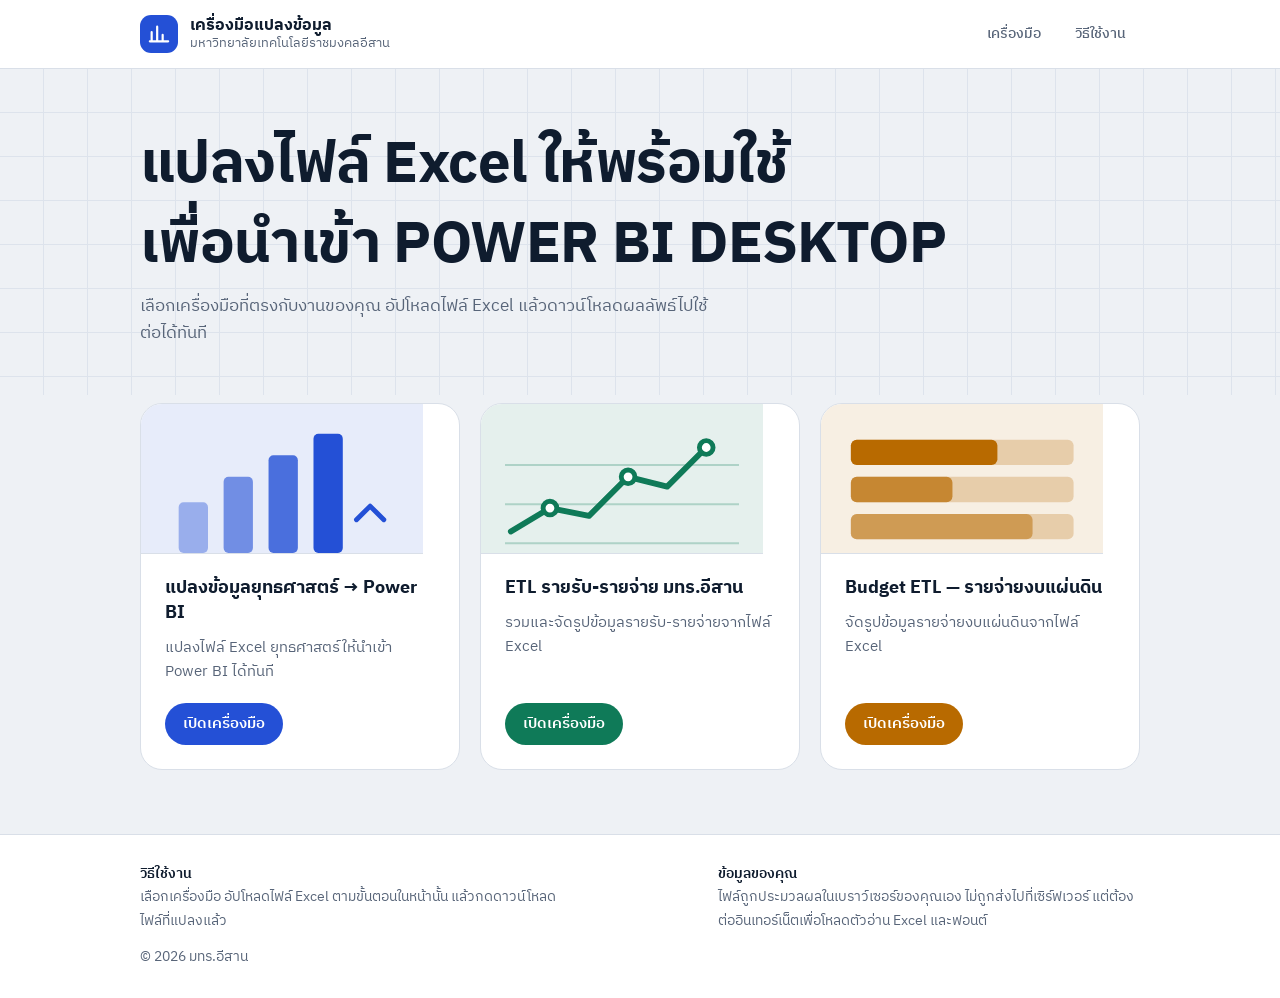
<file: index.html>
<!DOCTYPE html>
<html lang="th">
<head>
<meta charset="UTF-8">
<meta name="viewport" content="width=device-width, initial-scale=1, viewport-fit=cover">
<title>เครื่องมือแปลงข้อมูล มทร.อีสาน</title>
<link rel="preconnect" href="https://fonts.googleapis.com">
<link href="https://fonts.googleapis.com/css2?family=IBM+Plex+Sans+Thai:wght@400;500;600;700&display=swap" rel="stylesheet">
<link rel="stylesheet" href="css/portal.css">
</head>
<body>
<div id="home">
  <header class="site-h"><div class="wrap">
    <div class="logo" aria-hidden="true"><svg width="22" height="22" viewBox="0 0 24 24" fill="none" stroke="currentColor" stroke-width="2.4" stroke-linecap="round" stroke-linejoin="round"><path d="M4 20V10M10 20V4M16 20v-7M22 20H2"/></svg></div>
    <div class="brand">เครื่องมือแปลงข้อมูล<small>มหาวิทยาลัยเทคโนโลยีราชมงคลอีสาน</small></div>
    <nav class="nav"><a href="#tools">เครื่องมือ</a><a href="#about">วิธีใช้งาน</a></nav>
  </div></header>
  <main>
    <section class="hero"><div class="wrap">
      <h1>แปลงไฟล์ Excel ให้พร้อมใช้</h1>
      <h1>เพื่อนำเข้า POWER BI DESKTOP</h1>
      <p class="lead">เลือกเครื่องมือที่ตรงกับงานของคุณ อัปโหลดไฟล์ Excel แล้วดาวน์โหลดผลลัพธ์ไปใช้ต่อได้ทันที</p>
    </div></section>
    <section class="tools" id="tools"><div class="wrap"><div class="grid" id="grid"></div></div></section>
  </main>
  <footer class="site-f" id="about"><div class="wrap">
    <p><strong>วิธีใช้งาน</strong><br>เลือกเครื่องมือ อัปโหลดไฟล์ Excel ตามขั้นตอนในหน้านั้น แล้วกดดาวน์โหลดไฟล์ที่แปลงแล้ว</p>
    <p><strong>ข้อมูลของคุณ</strong><br>ไฟล์ถูกประมวลผลในเบราว์เซอร์ของคุณเอง ไม่ถูกส่งไปที่เซิร์ฟเวอร์ แต่ต้องต่ออินเทอร์เน็ตเพื่อโหลดตัวอ่าน Excel และฟอนต์</p>
    <p>© <span id="yr"></span> มทร.อีสาน</p>
  </div></footer>
</div>
<div id="view">
  <div id="bar"><button id="back" type="button">← กลับเมนู</button><span id="ttl"></span></div>
  <iframe id="frame" title="เครื่องมือที่เลือก"></iframe>
</div>
<script src="js/portal.js"></script>
</body>
</html>
</file>
<file: css/portal.css>
:root{--bg:#eef1f5;--panel:#fff;--ink:#0f1c2e;--sub:#586579;--line:#d9dfe8;--grid:#dde3ec;--blue:#2450d6;--green:#0f7a58;--amber:#b86a00}
@media (prefers-color-scheme:dark){:root:not([data-theme="light"]){--bg:#0b1322;--panel:#141f33;--ink:#eaf0fa;--sub:#93a1b8;--line:#25324a;--grid:#16223a;--blue:#7d9dff;--green:#4fd1a1;--amber:#f2b04a}}
:root[data-theme="dark"]{--bg:#0b1322;--panel:#141f33;--ink:#eaf0fa;--sub:#93a1b8;--line:#25324a;--grid:#16223a;--blue:#7d9dff;--green:#4fd1a1;--amber:#f2b04a}
*{box-sizing:border-box}
html,body{height:100%;margin:0}
body{background:var(--bg);color:var(--ink);font-family:"IBM Plex Sans Thai","Noto Sans Thai",system-ui,sans-serif}
#home{min-height:100%;display:flex;flex-direction:column}
.wrap{max-width:1040px;margin:0 auto;width:100%;padding:0 20px}
.site-h{background:var(--panel);border-bottom:1px solid var(--line);padding-top:env(safe-area-inset-top,0px)}
.site-h .wrap{display:flex;align-items:center;gap:12px;height:68px}
.logo{width:38px;height:38px;border-radius:11px;background:var(--blue);color:var(--panel);display:grid;place-items:center;flex-shrink:0}
.brand{font-weight:700;font-size:1.02rem;line-height:1.25}
.brand small{display:block;font-weight:400;font-size:.8rem;color:var(--sub)}
.nav{margin-left:auto;display:flex;gap:6px}
.nav a{color:var(--sub);text-decoration:none;font-weight:500;font-size:.9rem;padding:8px 14px;border-radius:999px}
.nav a:hover{background:var(--bg);color:var(--ink)}
.hero{background-image:linear-gradient(var(--grid) 1px,transparent 1px),linear-gradient(90deg,var(--grid) 1px,transparent 1px);background-size:44px 44px;background-position:-1px -1px;padding:64px 0 8px}
main{flex:1}
.tools{padding:8px 0 64px}
.site-f{background:var(--panel);border-top:1px solid var(--line);padding:28px 0 calc(env(safe-area-inset-bottom,0px) + 28px);color:var(--sub);font-size:.88rem;line-height:1.7}
.site-f .wrap{display:flex;flex-wrap:wrap;gap:12px 40px;justify-content:space-between}
.site-f strong{color:var(--ink);font-weight:600}
.site-f p{margin:0;max-width:30em}
h1{font-size:clamp(2rem,6vw,3.6rem);line-height:1.15;font-weight:700;letter-spacing:-.01em;margin:0 0 14px;max-width:14em}
.lead{font-size:1.05rem;line-height:1.6;color:var(--sub);margin:0 0 40px;max-width:34em}
.grid{display:grid;grid-template-columns:repeat(auto-fit,minmax(270px,1fr));gap:20px}
.card{--tone:var(--blue);display:flex;flex-direction:column;text-align:left;font:inherit;color:inherit;cursor:pointer;
  background:var(--panel);border:1px solid var(--line);border-radius:22px;padding:0;overflow:hidden;transition:transform .18s,box-shadow .18s,border-color .18s}
.card.green{--tone:var(--green)}.card.amber{--tone:var(--amber)}
.card:hover{transform:translateY(-6px);border-color:var(--tone);box-shadow:0 18px 34px -18px var(--tone)}
.card:focus-visible,#bar button:focus-visible{outline:3px solid var(--tone,var(--blue));outline-offset:3px}
.art{height:150px;padding:22px 24px 0;color:var(--tone);background:color-mix(in srgb,var(--tone) 11%,var(--panel));border-bottom:1px solid var(--line)}
.art svg{width:100%;height:100%;display:block}
.body{padding:22px 24px 24px;display:flex;flex-direction:column;gap:10px;flex:1}
.body h2{font-size:1.15rem;line-height:1.35;margin:0}
.body p{margin:0;color:var(--sub);line-height:1.6;font-size:.95rem;flex:1}
.go{margin-top:8px;align-self:flex-start;background:var(--tone);color:var(--panel);font-weight:600;font-size:.92rem;padding:9px 18px;border-radius:999px}
#view{display:none;height:100%;flex-direction:column}
#bar{display:flex;align-items:center;gap:14px;padding:calc(env(safe-area-inset-top,0px) + 10px) 14px 10px;background:var(--panel);border-bottom:1px solid var(--line)}
#bar button{font:inherit;font-weight:600;font-size:.9rem;background:var(--bg);color:var(--ink);border:1px solid var(--line);border-radius:999px;padding:7px 16px;cursor:pointer}
#bar button:hover{border-color:var(--ink)}
#ttl{font-weight:600;overflow:hidden;text-overflow:ellipsis;white-space:nowrap}
iframe{flex:1;width:100%;border:0;background:#fff}
@media (max-width:560px){.nav{display:none}.hero{padding-top:40px}}
@media (prefers-reduced-motion:reduce){.card{transition:none}.card:hover{transform:none}}
</file>
